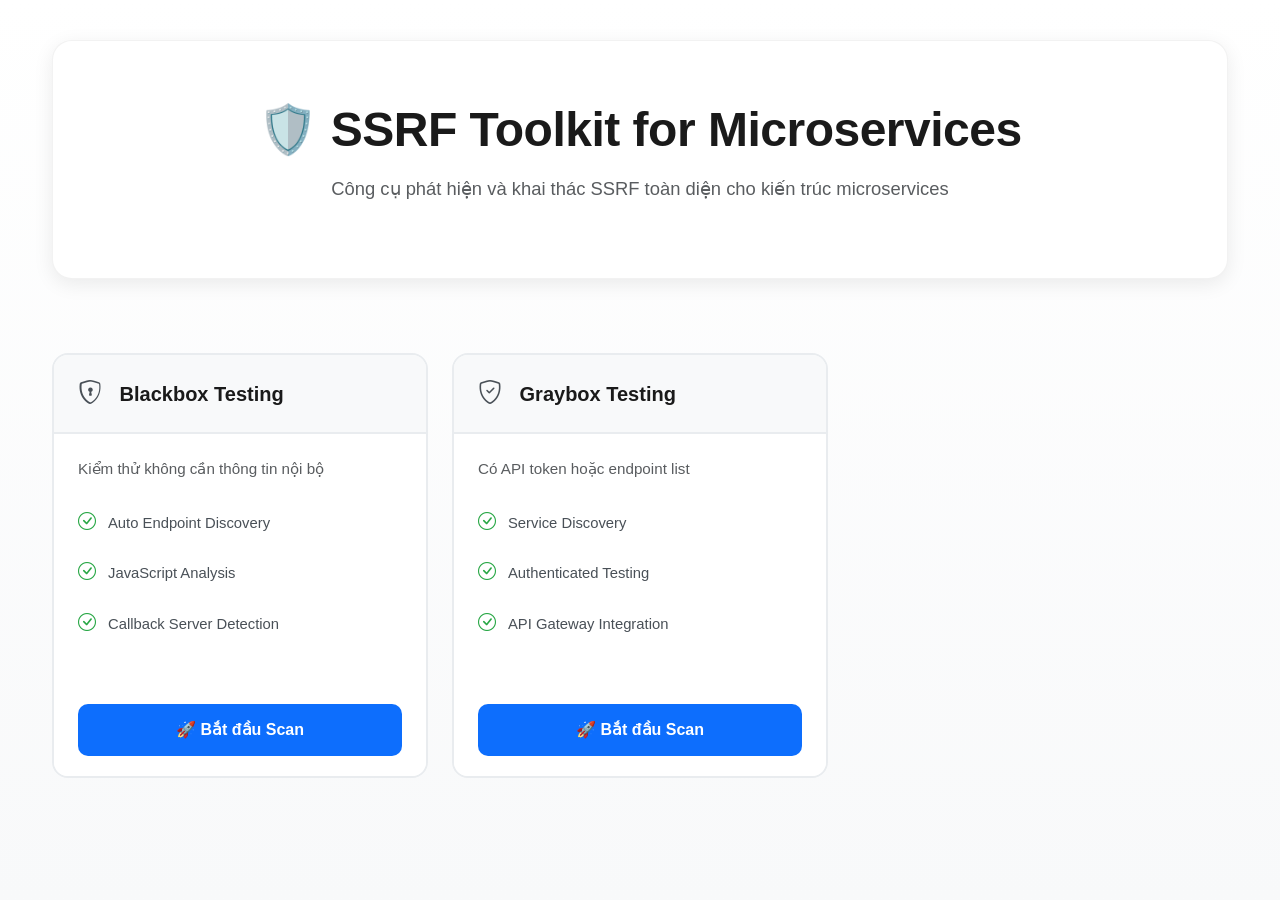
<file: web_ui/templates/dashboard.html>
﻿<!DOCTYPE html>
<html lang="vi">
<head>
    <meta charset="UTF-8">
    <meta name="viewport" content="width=device-width, initial-scale=1.0">
    <title>SSRF Toolkit - Dashboard</title>
    <link href="https://cdn.jsdelivr.net/npm/bootstrap@5.3.0/dist/css/bootstrap.min.css" rel="stylesheet">
    <link href="https://cdn.jsdelivr.net/npm/bootstrap-icons@1.11.0/font/bootstrap-icons.css" rel="stylesheet">
    <style>
        * {
            margin: 0;
            padding: 0;
            box-sizing: border-box;
        }
        body { 
            background: linear-gradient(to bottom, #ffffff 0%, #f8f9fa 100%);
            min-height: 100vh;
            font-family: -apple-system, BlinkMacSystemFont, 'Segoe UI', Roboto, 'Helvetica Neue', Arial, sans-serif;
            padding: 40px 20px;
        }
        .hero-section { 
            background: white;
            padding: 60px 40px;
            margin-bottom: 50px;
            border-radius: 20px;
            box-shadow: 0 5px 20px rgba(0,0,0,0.08);
            border: 1px solid rgba(0,0,0,0.05);
        }
        .hero-section h1 {
            font-size: 3rem;
            font-weight: 800;
            color: #1a1a1a;
            margin-bottom: 16px;
            letter-spacing: -0.5px;
        }
        .hero-section .lead {
            font-size: 1.15rem;
            color: #6c757d;
            font-weight: 400;
        }
        .card { 
            transition: all 0.3s cubic-bezier(0.4, 0, 0.2, 1);
            border: 2px solid #e9ecef;
            cursor: pointer;
            border-radius: 16px;
            overflow: hidden;
            background: white;
            height: 100%;
        }
        .card:hover { 
            transform: translateY(-8px); 
            box-shadow: 0 12px 40px rgba(0,0,0,0.12);
            border-color: #dee2e6;
        }
        .card-header { 
            background-color: #f8f9fa;
            color: #1a1a1a;
            border: none;
            border-bottom: 2px solid #e9ecef;
            font-weight: 700;
            padding: 24px;
        }
        .card-header h5 {
            font-size: 1.25rem;
            font-weight: 700;
        }
        .card-header i {
            font-size: 1.5rem;
            margin-right: 0.75rem;
            color: #495057;
        }
        .card-body {
            padding: 24px;
        }
        .card-body p {
            color: #6c757d;
            margin-bottom: 20px;
            font-size: 0.95rem;
        }
        .card-body ul li {
            padding: 8px 0;
            color: #495057;
            font-size: 0.925rem;
        }
        .feature-icon { 
            color: #28a745;
            margin-right: 0.75rem;
            font-size: 1.1rem;
        }
        .card-footer {
            padding: 20px 24px;
            background: white;
            border-top: 2px solid #e9ecef;
        }
        .btn-primary {
            background-color: #0d6efd;
            border: none;
            font-weight: 600;
            padding: 14px 24px;
            transition: all 0.3s;
            border-radius: 10px;
            font-size: 1rem;
        }
        .btn-primary:hover {
            background-color: #0b5ed7;
            transform: translateY(-2px);
            box-shadow: 0 8px 20px rgba(13,110,253,0.3);
        }
        .container {
            max-width: 1200px;
        }
        .row {
            margin: 0 -12px;
        }
        .col-md-4 {
            padding: 0 12px;
        }
    </style>
</head>
<body>
    <div class="container">
        <div class="hero-section">
            <div class="text-center">
                <h1 class="display-4 fw-bold mb-3">🛡️ SSRF Toolkit for Microservices</h1>
                <p class="lead text-muted">Công cụ phát hiện và khai thác SSRF toàn diện cho kiến trúc microservices</p>
            </div>
        </div>
    </div>
    <div class="container">
        <div class="row g-4 mb-5">
            <div class="col-md-4">
                <div class="card h-100" onclick="window.location.href='/blackbox'">
                    <div class="card-header"><h5 class="mb-0"><i class="bi bi-shield-lock"></i> Blackbox Testing</h5></div>
                    <div class="card-body">
                        <p class="text-muted">Kiểm thử không cần thông tin nội bộ</p>
                        <ul class="list-unstyled">
                            <li class="mb-2"><i class="bi bi-check-circle feature-icon"></i>Auto Endpoint Discovery</li>
                            <li class="mb-2"><i class="bi bi-check-circle feature-icon"></i>JavaScript Analysis</li>
                            <li class="mb-2"><i class="bi bi-check-circle feature-icon"></i>Callback Server Detection</li>
                        </ul>
                    </div>
                    <div class="card-footer bg-white border-top-0"><a href="/blackbox" class="btn btn-primary w-100">🚀 Bắt đầu Scan</a></div>
                </div>
            </div>
            <div class="col-md-4">
                <div class="card h-100" onclick="window.location.href='/graybox'">
                    <div class="card-header"><h5 class="mb-0"><i class="bi bi-shield-check"></i> Graybox Testing</h5></div>
                    <div class="card-body">
                        <p class="text-muted">Có API token hoặc endpoint list</p>
                        <ul class="list-unstyled">
                            <li class="mb-2"><i class="bi bi-check-circle feature-icon"></i>Service Discovery</li>
                            <li class="mb-2"><i class="bi bi-check-circle feature-icon"></i>Authenticated Testing</li>
                            <li class="mb-2"><i class="bi bi-check-circle feature-icon"></i>API Gateway Integration</li>
                        </ul>
                    </div>
                    <div class="card-footer bg-white border-top-0"><a href="/graybox" class="btn btn-primary w-100">🚀 Bắt đầu Scan</a></div>
                </div>
            </div>
        </div>
    </div>
    <script src="https://cdn.jsdelivr.net/npm/bootstrap@5.3.0/dist/js/bootstrap.bundle.min.js"></script>
</body>
</html>
</file>
